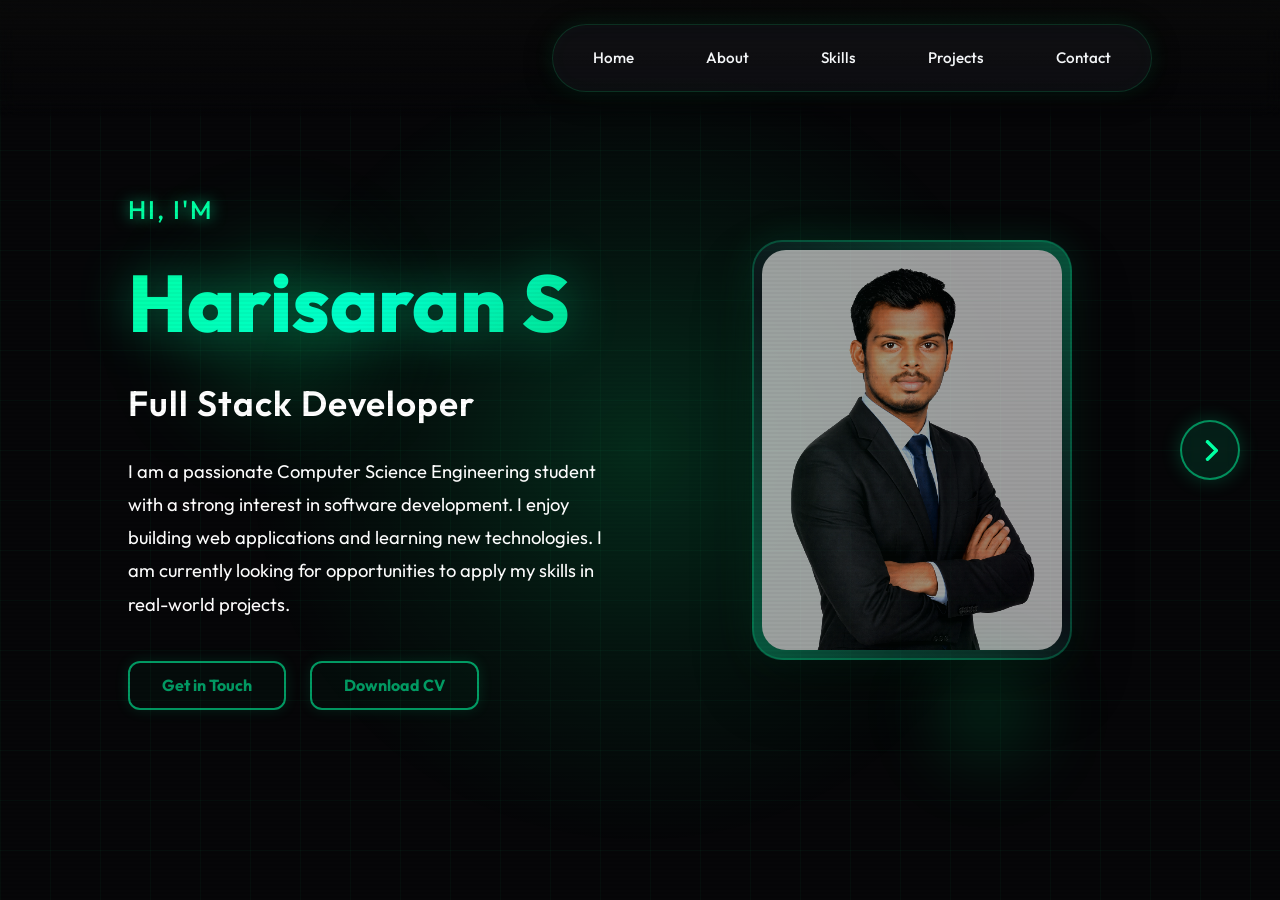
<file: index.html>
<!DOCTYPE html>
<html lang="en">
<head>
    <meta charset="UTF-8">
    <meta name="viewport" content="width=device-width, initial-scale=1.0">
    <link rel="stylesheet" href="style.css">
    <link rel="stylesheet" href="https://cdnjs.cloudflare.com/ajax/libs/font-awesome/6.4.0/css/all.min.css">
    <title>Harisaran S | Portfolio</title>
</head>
<body>
    <!-- Video Background -->
    <video id="video-bg" autoplay muted loop playsinline>
        <source src="https://assets.mixkit.co/videos/22760/22760-4k.mp4" type="video/mp4">
    </video>

    <!-- Floating Particles -->
    <div class="particles">
        <div class="particle"></div>
        <div class="particle"></div>
        <div class="particle"></div>
        <div class="particle"></div>
        <div class="particle"></div>
        <div class="particle"></div>
        <div class="particle"></div>
        <div class="particle"></div>
        <div class="particle"></div>
        <div class="particle"></div>
    </div>

    <header>
        <nav id="container-nav">
            <li><a href="index.html">Home</a></li>
            <li><a href="about.html">About</a></li>
            <li><a href="skills.html">Skills</a></li>
            <li><a href="projects.html">Projects</a></li>
            <li><a href="contact.html">Contact</a></li>
        </nav>
    </header>

    <div class="side-nav">
        <div></div> <!-- Empty div for spacing if no prev -->
        <a href="about.html" class="nav-arrow next" title="Next: About">
            <i class="fa-solid fa-chevron-right"></i>
        </a>
    </div>

    <main id="home" class="hero-section page-transition">
        <div class="container reveal-left">
            <h2>Hi, I'm</h2>
            <h1>Harisaran S</h1>
            <h2>Full Stack Developer</h2>
            <p>I am a passionate Computer Science Engineering student with a strong interest in software development.  
            I enjoy building web applications and learning new technologies.  
            I am currently looking for opportunities to apply my skills in real-world projects.</p>
            <div class="cta-group">
                <a href="contact.html"><button>Get in Touch</button></a>
                <a href="resume.pdf" target="_blank"><button>Download CV</button></a>
            </div>
        </div>

        <div class="image-container reveal-right" style="animation-delay: 0.5s;">
            <div class="id-card">
                <img src="./harisaran.png" alt="Harisaran S Portrait">
            </div>
        </div>
    </main>
</body>
</html>
</file>
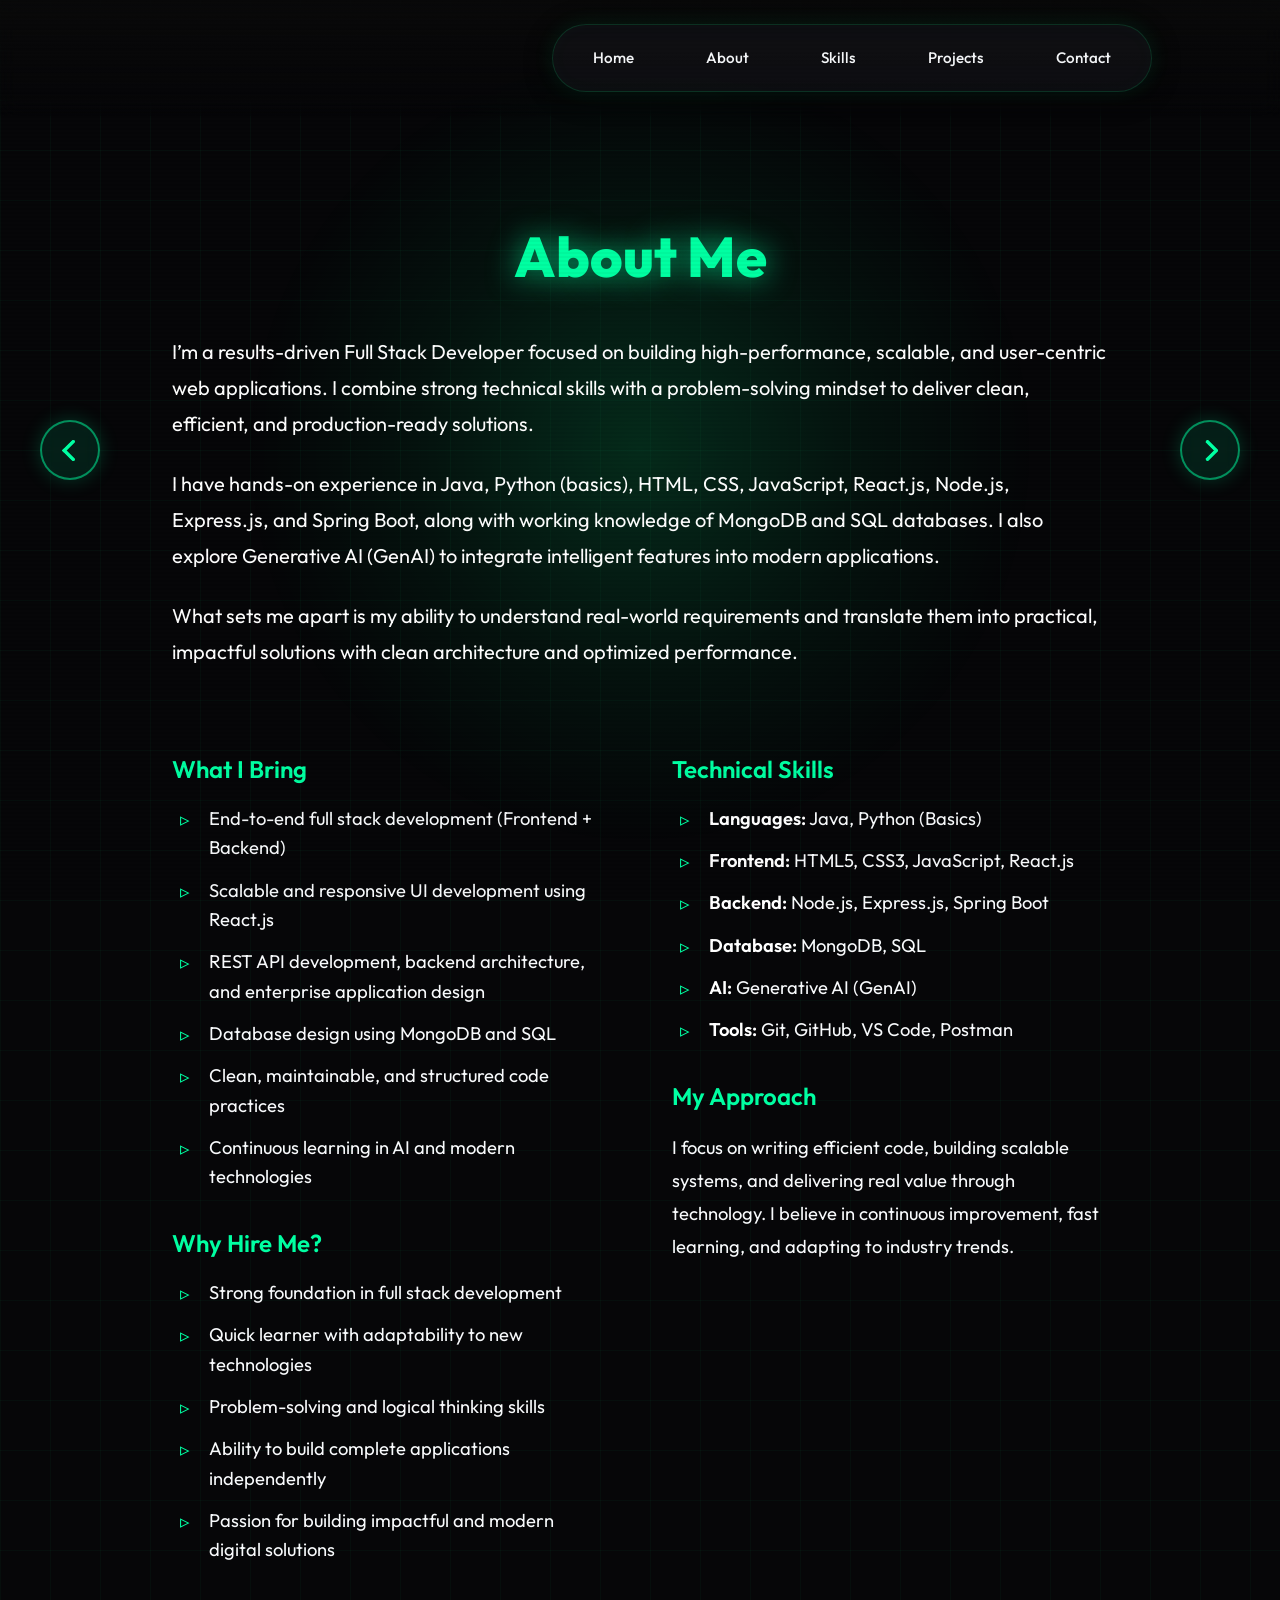
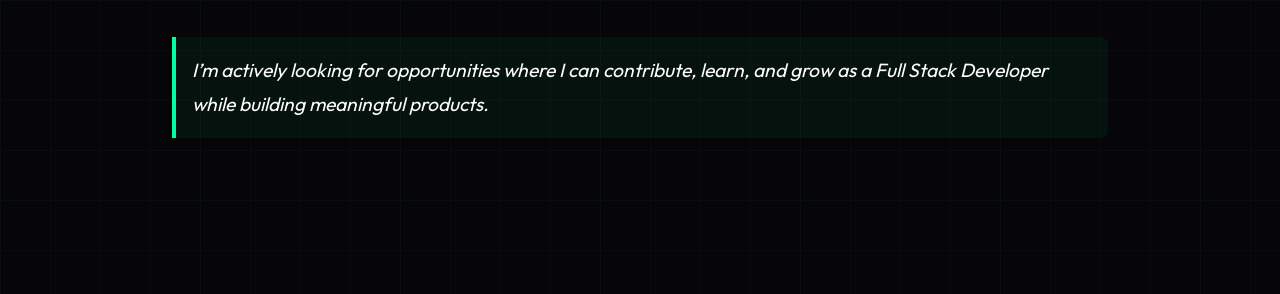
<file: about.html>
<!DOCTYPE html>
<html lang="en">
<head>
    <meta charset="UTF-8">
    <meta name="viewport" content="width=device-width, initial-scale=1.0">
    <link rel="stylesheet" href="style.css">
    <link rel="stylesheet" href="https://cdnjs.cloudflare.com/ajax/libs/font-awesome/6.4.0/css/all.min.css">
    <title>About | Harisaran S</title>
</head>
<body>
    <!-- Video Background -->
    <video id="video-bg" autoplay muted loop playsinline>
        <source src="https://assets.mixkit.co/videos/22760/22760-4k.mp4" type="video/mp4">
    </video>

    <!-- Floating Particles -->
    <div class="particles">
        <div class="particle"></div>
        <div class="particle"></div>
        <div class="particle"></div>
        <div class="particle"></div>
        <div class="particle"></div>
        <div class="particle"></div>
        <div class="particle"></div>
        <div class="particle"></div>
        <div class="particle"></div>
        <div class="particle"></div>
    </div>

    <header>
        <nav id="container-nav">
            <li><a href="index.html">Home</a></li>
            <li><a href="about.html">About</a></li>
            <li><a href="skills.html">Skills</a></li>
            <li><a href="projects.html">Projects</a></li>
            <li><a href="contact.html">Contact</a></li>
        </nav>
    </header>

    <div class="side-nav">
        <a href="index.html" class="nav-arrow prev" title="Previous: Home">
            <i class="fa-solid fa-chevron-left"></i>
        </a>
        <a href="skills.html" class="nav-arrow next" title="Next: Skills">
            <i class="fa-solid fa-chevron-right"></i>
        </a>
    </div>

    <section id="about" class="about-section page-transition">
        <div class="about-container reveal-up">
            <h2>About Me</h2>
            <div class="about-content">
                <div class="about-text">
                    <div class="about-intro">
                        <p>I’m a results-driven Full Stack Developer focused on building high-performance, scalable, and user-centric web applications. I combine strong technical skills with a problem-solving mindset to deliver clean, efficient, and production-ready solutions.</p>
                        <p>I have hands-on experience in Java, Python (basics), HTML, CSS, JavaScript, React.js, Node.js, Express.js, and Spring Boot, along with working knowledge of MongoDB and SQL databases. I also explore Generative AI (GenAI) to integrate intelligent features into modern applications.</p>
                        <p>What sets me apart is my ability to understand real-world requirements and translate them into practical, impactful solutions with clean architecture and optimized performance.</p>
                    </div>

                    <div class="about-grid">
                        <div class="about-column reveal-left" style="animation-delay: 0.6s;">
                            <h3>What I Bring</h3>
                            <ul>
                                <li>End-to-end full stack development (Frontend + Backend)</li>
                                <li>Scalable and responsive UI development using React.js</li>
                                <li>REST API development, backend architecture, and enterprise application design</li>
                                <li>Database design using MongoDB and SQL</li>
                                <li>Clean, maintainable, and structured code practices</li>
                                <li>Continuous learning in AI and modern technologies</li>
                            </ul>

                            <h3>Why Hire Me?</h3>
                            <ul>
                                <li>Strong foundation in full stack development</li>
                                <li>Quick learner with adaptability to new technologies</li>
                                <li>Problem-solving and logical thinking skills</li>
                                <li>Ability to build complete applications independently</li>
                                <li>Passion for building impactful and modern digital solutions</li>
                            </ul>
                        </div>
                        
                        <div class="about-column reveal-right" style="animation-delay: 0.6s;">
                            <h3>Technical Skills</h3>
                            <ul class="skills-list">
                                <li><span class="highlight">Languages:</span> Java, Python (Basics)</li>
                                <li><span class="highlight">Frontend:</span> HTML5, CSS3, JavaScript, React.js</li>
                                <li><span class="highlight">Backend:</span> Node.js, Express.js, Spring Boot</li>
                                <li><span class="highlight">Database:</span> MongoDB, SQL</li>
                                <li><span class="highlight">AI:</span> Generative AI (GenAI)</li>
                                <li><span class="highlight">Tools:</span> Git, GitHub, VS Code, Postman</li>
                            </ul>

                            <h3>My Approach</h3>
                            <p>I focus on writing efficient code, building scalable systems, and delivering real value through technology. I believe in continuous improvement, fast learning, and adapting to industry trends.</p>
                        </div>
                    </div>

                    <p class="final-statement">I’m actively looking for opportunities where I can contribute, learn, and grow as a Full Stack Developer while building meaningful products.</p>
                </div>
            </div>
        </div>
    </section>
</body>
</html>
</file>
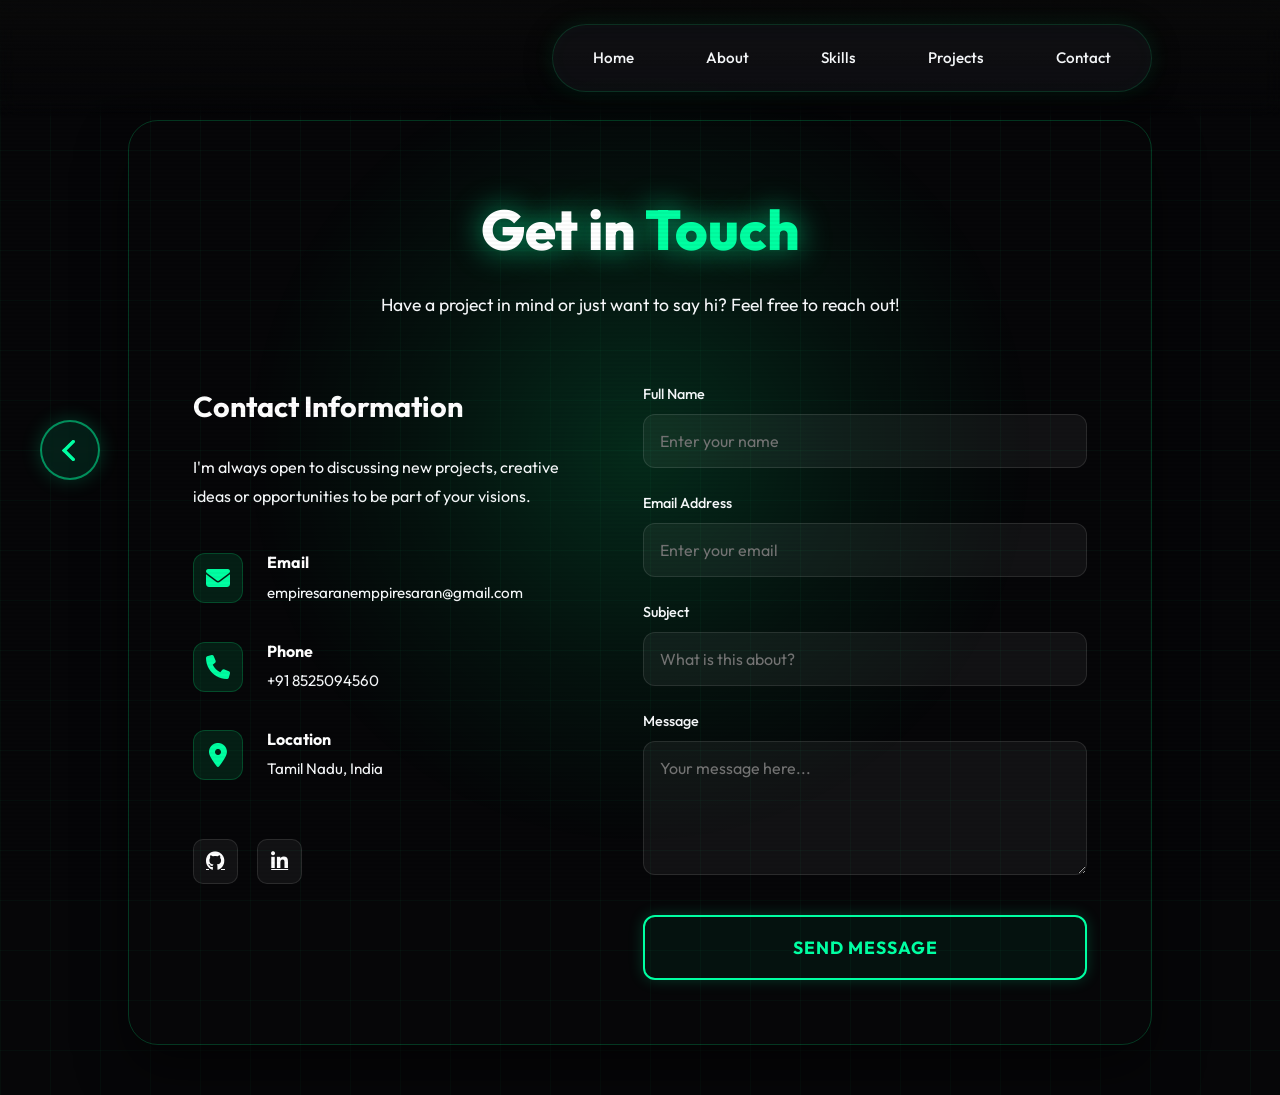
<file: contact.html>
<!DOCTYPE html>
<html lang="en">
<head>
    <meta charset="UTF-8">
    <meta name="viewport" content="width=device-width, initial-scale=1.0">
    <meta name="description" content="Contact Harisaran S - Full Stack Developer">
    <link rel="stylesheet" href="style.css">
    <link rel="stylesheet" href="https://cdnjs.cloudflare.com/ajax/libs/font-awesome/6.4.0/css/all.min.css">
    <title>Contact | Harisaran S</title>
</head>
<body>
    <!-- Video Background -->
    <video id="video-bg" autoplay muted loop playsinline>
        <source src="https://assets.mixkit.co/videos/22760/22760-4k.mp4" type="video/mp4">
    </video>

    <!-- Floating Particles -->
    <div class="particles">
        <div class="particle"></div>
        <div class="particle"></div>
        <div class="particle"></div>
        <div class="particle"></div>
        <div class="particle"></div>
        <div class="particle"></div>
        <div class="particle"></div>
        <div class="particle"></div>
        <div class="particle"></div>
        <div class="particle"></div>
    </div>

    <header>
        <nav id="container-nav">
            <li><a href="index.html">Home</a></li>
            <li><a href="about.html">About</a></li>
            <li><a href="skills.html">Skills</a></li>
            <li><a href="projects.html">Projects</a></li>
            <li><a href="contact.html">Contact</a></li>
        </nav>
    </header>

    <div class="side-nav">
        <a href="projects.html" class="nav-arrow prev" title="Previous: Projects">
            <i class="fa-solid fa-chevron-left"></i>
        </a>
        <div></div> <!-- Empty div for spacing if no next -->
    </div>

    <section class="contact-section page-transition">
        <div class="contact-container reveal-up">
            <h2>Get in <span>Touch</span></h2>
            <p class="contact-subtitle">Have a project in mind or just want to say hi? Feel free to reach out!</p>
            
            <div class="contact-grid">
                <div class="contact-info reveal-left" style="animation-delay: 0.6s;">
                    <h3>Contact Information</h3>
                    <p>I'm always open to discussing new projects, creative ideas or opportunities to be part of your visions.</p>
                    
                    <div class="contact-details">
                        <div class="detail-item">
                            <i class="fas fa-envelope"></i>
                            <div>
                                <h4>Email</h4>
                                <p>empiresaranemppiresaran@gmail.com</p>
                            </div>
                        </div>
                        <div class="detail-item">
                            <i class="fas fa-phone"></i>
                            <div>
                                <h4>Phone</h4>
                                <p>+91 8525094560</p>
                            </div>
                        </div>
                        <div class="detail-item">
                            <i class="fas fa-location-dot"></i>
                            <div>
                                <h4>Location</h4>
                                <p>Tamil Nadu, India</p>
                            </div>
                        </div>
                    </div>

                    <div class="social-links">
                        <a href="https://github.com/Harisaran07" target="_blank" class="social-item">
                            <i class="fab fa-github"></i>
                        </a>
                        <a href="https://www.linkedin.com/in/harisaran-s-aaa03933b" target="_blank" class="social-item">
                            <i class="fab fa-linkedin-in"></i>
                        </a>
                    </div>
                </div>

                <div class="contact-form-container reveal-right" style="animation-delay: 0.6s;">
                    <form class="contact-form">
                        <div class="form-group">
                            <label for="name">Full Name</label>
                            <input type="text" id="name" placeholder="Enter your name" required>
                        </div>
                        <div class="form-group">
                            <label for="email">Email Address</label>
                            <input type="email" id="email" placeholder="Enter your email" required>
                        </div>
                        <div class="form-group">
                            <label for="subject">Subject</label>
                            <input type="text" id="subject" placeholder="What is this about?" required>
                        </div>
                        <div class="form-group">
                            <label for="message">Message</label>
                            <textarea id="message" rows="5" placeholder="Your message here..." required></textarea>
                        </div>
                        <button type="submit" class="submit-btn">Send Message</button>
                    </form>
                </div>
            </div>
        </div>
    </section>
</body>
</html>
</file>
<file: style.css>
@import url('https://fonts.googleapis.com/css2?family=Outfit:wght@300;400;600;700&display=swap');

:root {
    --primary-color: #00ffa2;
    --primary-glow: #00ffcc;
    --secondary-color: #00dd88;
    --bg-dark: #060608;
    --bg-darker: #020204;
    --card-bg: rgba(25, 30, 45, 0.9);
    --text-main: #ffffff;
    --text-dim: #f8fafc;
    --text-brighter: #ffffff;
    --accent-gradient: linear-gradient(135deg, #00ffa2 0%, #00dd88 100%);
    --glow-primary: rgba(0, 255, 162, 0.7);
    --glow-strong: rgba(0, 255, 162, 1);
}

html {
    scroll-behavior: smooth;
}

* {
    margin: 0;
    padding: 0;
    box-sizing: border-box;
}

body {
    background-color: var(--bg-dark);
    color: var(--text-main);
    font-family: 'Outfit', sans-serif;
    line-height: 1.6;
    overflow-x: hidden;
    min-height: 100vh;
}

/* Video Background */
body::before {
    content: '';
    position: fixed;
    top: 0;
    left: 0;
    width: 100%;
    height: 100%;
background: radial-gradient(circle at center, transparent 0%, rgba(5, 5, 5, 0.4) 100%);
    pointer-events: none;
    z-index: -2;
}

#video-bg {
    position: fixed;
    top: 0;
    left: 0;
    width: 100%;
    height: 100%;
    object-fit: cover;
    z-index: -3;
    filter: brightness(0.6) contrast(1.1);
}

/* Floating Particles - Enhanced */
.particles {
    position: fixed;
    top: 0;
    left: 0;
    width: 100%;
    height: 100%;
    pointer-events: none;
    z-index: -1;
    overflow: hidden;
}

.particle {
    position: absolute;
    width: 4px;
    height: 4px;
    background: var(--primary-color);
    border-radius: 50%;
    box-shadow: 
        0 0 8px var(--primary-color),
        0 0 16px var(--primary-color),
        0 0 24px var(--glow-primary),
        0 0 40px var(--primary-color);
    animation: particleFloat 15s infinite linear, particleGlow 2s ease-in-out infinite;
    opacity: 0;
}

.particle::after {
    content: '';
    position: absolute;
    width: 100%;
    height: 100%;
    background: var(--primary-color);
    border-radius: 50%;
    filter: blur(4px);
    opacity: 0.5;
}

@keyframes particleFloat {
    0% { transform: translateY(100vh) translateX(0) scale(0); opacity: 0; }
    10% { opacity: 0.8; transform: translateY(90vh) translateX(10px) scale(1); }
    90% { opacity: 0.6; }
    100% { transform: translateY(-10vh) translateX(-20px) scale(0.5); opacity: 0; }
}

@keyframes particleGlow {
    0%, 100% { box-shadow: 0 0 8px var(--primary-color), 0 0 16px var(--primary-color), 0 0 24px var(--glow-primary); }
    50% { box-shadow: 0 0 12px var(--primary-color), 0 0 24px var(--primary-color), 0 0 40px var(--glow-strong); }
}

.particle:nth-child(1) { left: 10%; animation: particleFloat 8s infinite linear; animation-delay: 0s; }
.particle:nth-child(2) { left: 20%; animation: particleFloat 10s infinite linear; animation-delay: 1s; }
.particle:nth-child(3) { left: 35%; animation: particleFloat 12s infinite linear; animation-delay: 2s; }
.particle:nth-child(4) { left: 45%; animation: particleFloat 9s infinite linear; animation-delay: 0.5s; }
.particle:nth-child(5) { left: 55%; animation: particleFloat 11s infinite linear; animation-delay: 1.5s; }
.particle:nth-child(6) { left: 65%; animation: particleFloat 13s infinite linear; animation-delay: 2.5s; }
.particle:nth-child(7) { left: 75%; animation: particleFloat 8s infinite linear; animation-delay: 0.8s; }
.particle:nth-child(8) { left: 85%; animation: particleFloat 10s infinite linear; animation-delay: 1.8s; }
.particle:nth-child(9) { left: 90%; animation: particleFloat 12s infinite linear; animation-delay: 3s; }
.particle:nth-child(10) { left: 15%; animation: particleFloat 9s infinite linear; animation-delay: 4s; }

@keyframes float1 {
    0%, 100% { top: 100%; transform: translateX(0); }
    50% { top: -10%; transform: translateX(30px); }
}

@keyframes float2 {
    0%, 100% { top: 100%; transform: translateX(0); }
    50% { top: -10%; transform: translateX(-20px); }
}

@keyframes float3 {
    0%, 100% { top: 100%; transform: translateX(0); }
    50% { top: -10%; transform: translateX(15px); }
}

@keyframes fadeIn {
    to { opacity: 0.6; }
}

/* Ambient Glow - Enhanced Multi-Layer */
body::after {
    content: '';
    position: fixed;
    top: 50%;
    left: 50%;
    width: 800px;
    height: 800px;
    background: radial-gradient(circle, rgba(0, 255, 136, 0.15) 0%, rgba(0, 255, 136, 0.05) 40%, transparent 70%);
    transform: translate(-50%, -50%);
    pointer-events: none;
    z-index: -1;
    animation: ambientPulse 4s ease-in-out infinite;
}

body::before {
    content: '';
    position: fixed;
    top: 0;
    left: 0;
    width: 100%;
    height: 100%;
    background: 
        radial-gradient(ellipse at 20% 80%, rgba(0, 255, 136, 0.08) 0%, transparent 50%),
        radial-gradient(ellipse at 80% 20%, rgba(0, 255, 136, 0.06) 0%, transparent 50%);
    pointer-events: none;
    z-index: -1;
}

/* Hero Section Enhanced Lighting */
.hero-section::before {
    content: '';
    position: absolute;
    top: 20%;
    left: 10%;
    width: 300px;
    height: 300px;
    background: radial-gradient(circle, rgba(0, 255, 136, 0.2) 0%, transparent 60%);
    filter: blur(40px);
    pointer-events: none;
    animation: heroGlow 5s ease-in-out infinite alternate;
}

.hero-section::after {
    content: '';
    position: absolute;
    bottom: 10%;
    right: 15%;
    width: 200px;
    height: 200px;
    background: radial-gradient(circle, rgba(0, 255, 136, 0.15) 0%, transparent 60%);
    filter: blur(30px);
    pointer-events: none;
    animation: heroGlow 4s ease-in-out infinite alternate-reverse;
}

@keyframes ambientPulse {
    0%, 100% { opacity: 0.6; transform: translate(-50%, -50%) scale(1); }
    50% { opacity: 1; transform: translate(-50%, -50%) scale(1.15); }
}

@keyframes heroGlow {
    0% { opacity: 0.5; transform: scale(1); }
    100% { opacity: 1; transform: scale(1.2); }
}

/* Grid Pattern Overlay */
body {
    background-image: 
        linear-gradient(rgba(0, 255, 136, 0.03) 1px, transparent 1px),
        linear-gradient(90deg, rgba(0, 255, 136, 0.03) 1px, transparent 1px);
    background-size: 50px 50px;
}

/* Scan Lines Effect */
body::before {
    content: '';
    position: fixed;
    top: 0;
    left: 0;
    width: 100%;
    height: 100%;
    background: repeating-linear-gradient(
        0deg,
        transparent,
        transparent 2px,
        rgba(0, 0, 0, 0.03) 2px,
        rgba(0, 0, 0, 0.03) 4px
    );
    pointer-events: none;
    z-index: 1000;
}

header {
    padding: 1.5rem 10%;
    display: flex;
    justify-content: flex-end;
    align-items: center;
    position: fixed;
    width: 100%;
    z-index: 100;
    background: linear-gradient(to bottom, rgba(10,10,10,0.9), transparent);
    backdrop-filter: blur(10px);
    -webkit-backdrop-filter: blur(10px);
}

/* Modern Navbar */
nav#container-nav {
    display: flex;
    gap: 2.5rem;
    list-style: none;
    padding: 0.8rem 1.5rem;
    background: rgba(20, 20, 25, 0.6);
    border-radius: 50px;
    border: 1px solid rgba(0, 255, 136, 0.15);
    box-shadow: 
        0 4px 30px rgba(0, 0, 0, 0.3),
        0 0 20px rgba(0, 255, 136, 0.1),
        inset 0 0 20px rgba(0, 255, 136, 0.02);
}

nav#container-nav a {
    text-decoration: none;
    color: inherit;
    display: inline-block;
    width: 100%;
    height: 100%;
    padding: 0.5rem 1rem;
    box-sizing: border-box;
    position: relative;
    z-index: 1;
}

nav#container-nav li {
    font-weight: 500;
    cursor: pointer;
    transition: all 0.3s ease;
    font-size: 0.95rem;
    color: var(--text-dim);
    position: relative;
    border-radius: 25px;
}

nav#container-nav li::after {
    content: '';
    position: absolute;
    bottom: 0;
    left: 50%;
    width: 0;
    height: 2px;
    background: var(--primary-color);
    transition: all 0.3s ease;
    box-shadow: 
        0 0 10px var(--primary-color),
        0 0 20px var(--primary-color),
        0 0 30px var(--glow-primary);
    transform: translateX(-50%);
}

nav#container-nav li::before {
    content: '';
    position: absolute;
    inset: 0;
    border-radius: 25px;
    background: rgba(0, 255, 136, 0.1);
    opacity: 0;
    transition: opacity 0.3s ease;
    box-shadow: 0 0 15px rgba(0, 255, 136, 0.2);
}

nav#container-nav li:hover {
    color: var(--primary-color);
    text-shadow: 
        0 0 10px var(--primary-color),
        0 0 20px var(--primary-color);
}

nav#container-nav li:hover::before {
    opacity: 1;
}

nav#container-nav li:hover::after {
    width: 60%;
}

.hero-section {
    display: flex;
    align-items: center;
    justify-content: center;
    min-height: 100vh;
    padding: 0 10%;
    gap: 4rem;
}

.container {
    flex: 1;
    max-width: 600px;
    opacity: 0;
    animation: slideUp 0.8s ease forwards;
    animation-delay: 0.2s;
}

@keyframes slideUp {
    from { opacity: 0; transform: translateY(30px); }
    to { opacity: 1; transform: translateY(0); }
}

@keyframes slideLeft {
    from { opacity: 0; transform: translateX(-30px); }
    to { opacity: 1; transform: translateX(0); }
}

@keyframes slideRight {
    from { opacity: 0; transform: translateX(30px); }
    to { opacity: 1; transform: translateX(0); }
}

@keyframes pageFlipIn {
    0% {
        transform: perspective(2000px) rotateY(-90deg);
        opacity: 0;
        transform-origin: left;
    }
    100% {
        transform: perspective(2000px) rotateY(0deg);
        opacity: 1;
        transform-origin: left;
    }
}

.page-transition {
    animation: pageFlipIn 0.8s cubic-bezier(0.4, 0, 0.2, 1) forwards;
    backface-visibility: hidden;
    transform-style: preserve-3d;
}

.reveal-up, .reveal-left, .reveal-right {
    opacity: 0;
}

.reveal-up {
    animation: slideUp 0.6s ease forwards;
    animation-delay: 0.4s;
}

.reveal-left {
    animation: slideLeft 0.6s ease forwards;
    animation-delay: 0.4s;
}

.reveal-right {
    animation: slideRight 0.6s ease forwards;
    animation-delay: 0.5s;
}

.container h2:first-of-type {
    font-size: 1.6rem;
    color: var(--primary-color);
    margin-bottom: 0.5rem;
    font-weight: 500;
    text-transform: uppercase;
    letter-spacing: 2px;
    text-shadow: 0 0 15px var(--glow-primary);
}

.container h1 {
    font-size: 5rem;
    font-weight: 800;
    margin-bottom: 0.5rem;
    background: linear-gradient(135deg, #00ffa2 0%, #00ffcc 50%, #00dd88 100%);
    -webkit-background-clip: text;
    -webkit-text-fill-color: transparent;
    filter: drop-shadow(0 0 25px rgba(0, 255, 162, 0.4));
    animation: glow 3s ease-in-out infinite;
}

@keyframes glow {
    0%, 100% { filter: drop-shadow(0 0 20px rgba(0, 255, 162, 0.3)); }
    50% { filter: drop-shadow(0 0 40px rgba(0, 255, 162, 0.6)); }
}

.container h2:last-of-type {
    font-size: 2.2rem;
    color: var(--text-brighter);
    margin-bottom: 1.5rem;
    font-weight: 600;
    letter-spacing: 1px;
}

.container p {
    color: var(--text-brighter);
    font-size: 1.15rem;
    margin-bottom: 2.5rem;
    line-height: 1.8;
    max-width: 600px;
}

.cta-group {
    display: flex;
    gap: 1.5rem;
    opacity: 0;
    animation: fadeIn 0.5s ease forwards;
    animation-delay: 1.3s;
}

button {
    padding: 0.8rem 2rem;
    font-size: 1rem;
    font-weight: 600;
    border-radius: 12px;
    cursor: pointer;
    transition: all 0.3s cubic-bezier(0.4, 0, 0.2, 1);
    font-family: inherit;
    position: relative;
    overflow: hidden;
}

button::before {
    content: '';
    position: absolute;
    top: 50%;
    left: 50%;
    width: 0;
    height: 0;
    background: rgba(255, 255, 255, 0.3);
    border-radius: 50%;
    transform: translate(-50%, -50%);
    transition: width 0.4s ease, height 0.4s ease;
}

button:hover::before {
    width: 300px;
    height: 300px;
}

button:first-of-type {
    background: var(--accent-gradient);
    color: var(--bg-dark);
    border: none;
    font-weight: 700;
    box-shadow: 0 0 20px rgba(0, 255, 162, 0.4);
}

button:last-of-type {
    background: rgba(0, 255, 162, 0.05);
    color: var(--primary-color);
    border: 2px solid var(--primary-color);
    font-weight: 700;
    box-shadow: 0 0 15px rgba(0, 255, 162, 0.2);
}

button:hover {
    transform: translateY(-5px) scale(1.05);
    box-shadow: 0 10px 30px rgba(0, 255, 162, 0.6);
}

button:first-of-type:hover {
    background: #ffffff;
    color: var(--bg-dark);
}

button:last-of-type:hover {
    background: var(--primary-color);
    color: var(--bg-dark);
}

button:active {
    transform: translateY(-2px) scale(0.98);
}

.image-container {
    flex: 1;
    display: flex;
    justify-content: center;
    align-items: center;
    perspective: 1000px;
    opacity: 0;
    animation: fadeIn 0.8s ease forwards;
    animation-delay: 0.8s;
}

.id-card {
    width: 320px;
    height: 420px;
    background: rgba(20, 25, 35, 0.9);
    backdrop-filter: blur(20px);
    border-radius: 30px;
    padding: 8px;
    border: 2px solid rgba(0, 255, 162, 0.4);
    transform-style: preserve-3d;
    position: relative;
    transition: all 0.5s cubic-bezier(0.4, 0, 0.2, 1);
    box-shadow: 
        0 30px 60px rgba(0, 0, 0, 0.6),
        0 0 40px rgba(0, 255, 162, 0.2);
    animation: cardFloat 4s ease-in-out infinite;
}

@keyframes cardFloat {
    0%, 100% { transform: translateY(0) rotateY(0deg); }
    50% { transform: translateY(-10px) rotateY(2deg); }
}

.id-card:hover {
    transform: translateY(-15px) rotateY(5deg) rotateX(5deg);
    box-shadow: 
        0 35px 60px -15px rgba(0, 0, 0, 0.6),
        0 0 50px rgba(0, 255, 136, 0.4);
}

.id-card img {
    width: 100%;
    height: 100%;
    object-fit: cover;
    border-radius: 24px;
    filter: brightness(1.2) contrast(1.1);
    transition: all 0.5s ease;
}

.id-card:hover img {
    filter: brightness(1.3) contrast(1.2);
}

.id-card::before {
    content: '';
    position: absolute;
    inset: -2px;
    border-radius: 32px;
    background: linear-gradient(45deg, var(--primary-color), transparent, var(--primary-color));
    z-index: -1;
    animation: borderGlow 3s linear infinite;
    opacity: 0.5;
}

@keyframes borderGlow {
    0% { opacity: 0.3; }
    50% { opacity: 0.8; }
    100% { opacity: 0.3; }
}

/* About Section */
.about-section {
    min-height: 100vh;
    padding: 100px 10%;
    display: flex;
    align-items: center;
    justify-content: center;
    position: relative;
    z-index: 1;
}

.about-container {
    padding: 2rem;
    background: transparent;
    backdrop-filter: blur(10px);
    max-width: 1000px;
    width: 100%;
    margin-top: 5rem;
}

.about-container h2 {
    font-size: 3.5rem;
    color: var(--primary-color);
    margin-bottom: 2rem;
    text-align: center;
    font-weight: 800;
    text-shadow: 0 0 30px var(--glow-primary);
}

.about-text p {
    color: var(--text-dim);
    font-size: 1.15rem;
    margin-bottom: 1.5rem;
    line-height: 1.8;
}

.about-intro {
    text-align: left;
    margin-bottom: 3rem;
}

.about-intro p {
    font-size: 1.25rem;
    color: var(--text-brighter);
}

.about-grid {
    display: grid;
    grid-template-columns: 1fr 1fr;
    gap: 4rem;
    margin-bottom: 3rem;
}

.about-text h3 {
    color: var(--primary-color);
    font-size: 1.5rem;
    margin-top: 2rem;
    margin-bottom: 1rem;
    font-weight: 600;
}

.about-text ul {
    list-style-type: none;
    margin-bottom: 1.5rem;
    padding-left: 0.5rem;
}

.about-text li {
    color: var(--text-dim);
    font-size: 1.15rem;
    margin-bottom: 0.8rem;
    position: relative;
    padding-left: 1.8rem;
    line-height: 1.6;
}

.about-text li::before {
    content: '▹';
    position: absolute;
    left: 0;
    color: var(--primary-color);
    font-size: 1.2rem;
}

.about-text .highlight {
    color: var(--text-brighter);
    font-weight: 600;
}

.about-text .final-statement {
    margin-top: 2.5rem;
    font-size: 1.2rem;
    color: var(--text-brighter);
    font-style: italic;
    border-left: 4px solid var(--primary-color);
    padding-left: 1rem;
    background: rgba(0, 255, 136, 0.05);
    padding: 1rem;
    border-radius: 0 8px 8px 0;
}

/* Skills Section */
.skills-section {
    min-height: 100vh;
    padding: 100px 10%;
    display: flex;
    align-items: center;
    justify-content: center;
    position: relative;
    z-index: 1;
}

.skills-container {
    padding: 2rem;
    max-width: 1200px;
    width: 100%;
    margin-top: 5rem;
}

.skills-container h2 {
    font-size: 3.5rem;
    color: var(--primary-color);
    margin-bottom: 3rem;
    text-align: center;
    font-weight: 800;
    text-shadow: 0 0 30px var(--glow-primary);
}

/* Skills Progress Bars Layout */
.skills-layout {
    display: flex;
    justify-content: space-between;
    gap: 4rem;
    margin-bottom: 5rem;
}

.skills-column {
    flex: 1;
    padding: 1rem 0;
}

.column-title {
    font-size: 1.8rem;
    color: var(--text-main);
    margin-bottom: 2rem;
    text-align: left;
}

.skill-box {
    margin-bottom: 2rem;
}

.skill-box:last-child {
    margin-bottom: 0;
}

.skill-info {
    display: flex;
    justify-content: space-between;
    margin-bottom: 0.8rem;
}

.skill-name {
    font-size: 1.1rem;
    font-weight: 600;
    color: var(--text-brighter);
}

.skill-percent {
    font-size: 1.1rem;
    font-weight: 600;
    color: var(--text-dim);
}

.skill-bar {
    width: 100%;
    height: 10px;
    background: rgba(255, 255, 255, 0.1);
    border-radius: 10px;
    position: relative;
    overflow: hidden;
    border: 1px solid rgba(0, 255, 136, 0.1);
}

.skill-progress {
    position: absolute;
    top: 0;
    left: 0;
    height: 100%;
    background: var(--primary-color);
    border-radius: 10px;
    box-shadow: 0 0 10px var(--primary-color);
    transition: width 1.5s ease-in-out;
}

/* Tools Section */
.tools-section {
    text-align: center;
    margin-top: 4rem;
}

.tools-section h2 {
    font-size: 2.5rem;
    color: var(--primary-color);
    margin-bottom: 3rem;
}

.tools-grid {
    display: flex;
    justify-content: center;
    gap: 4rem;
    flex-wrap: wrap;
}

.tool-item {
    display: flex;
    flex-direction: column;
    align-items: center;
    gap: 1rem;
    transition: transform 0.3s ease;
}

.tool-item i {
    font-size: 4rem;
    filter: drop-shadow(0 0 10px rgba(0, 255, 136, 0.2));
}

.tool-item img {
    filter: drop-shadow(0 0 10px rgba(0, 255, 136, 0.2));
}

.tool-item span {
    font-size: 1.1rem;
    color: var(--text-dim);
    font-weight: 500;
}

.tool-item:hover {
    transform: translateY(-10px);
}

.tool-item:hover i, .tool-item:hover img {
    filter: drop-shadow(0 0 20px var(--primary-color));
}

.tool-item:hover span {
    color: var(--primary-color);
}

/* Projects Section */
.projects-section {
    min-height: 100vh;
    padding: 100px 10%;
    display: flex;
    align-items: center;
    justify-content: center;
    position: relative;
    z-index: 1;
}

.projects-container {
    max-width: 1200px;
    width: 100%;
    margin-top: 5rem;
}

.projects-container h2 {
    font-size: 3rem;
    color: var(--text-main);
    margin-bottom: 1rem;
    text-align: center;
    font-weight: 700;
}

.projects-container h2 span {
    color: var(--primary-color);
}

.projects-subtitle {
    text-align: center;
    color: var(--text-dim);
    font-size: 1.1rem;
    margin-bottom: 3rem;
}

.projects-grid {
    display: grid;
    grid-template-columns: repeat(auto-fit, minmax(320px, 1fr));
    gap: 2.5rem;
    align-items: stretch;
}

.project-card {
    background: transparent;
    backdrop-filter: blur(10px);
    border-radius: 24px;
    padding: 2.2rem;
    border: 2px solid rgba(0, 255, 162, 0.4);
    transition: all 0.4s cubic-bezier(0.4, 0, 0.2, 1);
    display: flex;
    flex-direction: column;
    height: 100%;
    position: relative;
    overflow: hidden;
    box-shadow: 0 10px 30px rgba(0, 0, 0, 0.4);
}

.project-card:hover {
    transform: translateY(-10px);
    box-shadow: 
        0 25px 50px rgba(0, 0, 0, 0.6),
        0 0 50px rgba(0, 255, 162, 0.5);
    border-color: var(--primary-color);
}

.project-image {
    width: 100%;
    height: 200px;
    object-fit: cover;
    border-radius: 16px;
    margin: 1rem 0;
    border: 1px solid rgba(0, 255, 162, 0.3);
    filter: brightness(1.1) contrast(1.1);
    transition: all 0.5s ease;
}

.project-card:hover .project-image {
    transform: scale(1.03);
}

.project-card h3 {
    font-size: 1.5rem;
    color: var(--text-main);
    font-weight: 700;
    margin-bottom: 0.2rem;
}

.project-card p {
    color: var(--text-dim);
    font-size: 0.95rem;
    line-height: 1.6;
    margin-bottom: 1rem;
    text-align: center;
}

/* Ensure consistent spacing without excessive gaps */
.project-card > p:last-of-type {
    margin-bottom: 0.5rem;
}

.project-tags {
    display: flex;
    flex-wrap: wrap;
    gap: 0.5rem;
    margin-top: 1rem;
    padding-top: 1rem;
    border-top: 1px solid rgba(255, 255, 255, 0.05);
}

.project-tag {
    background: rgba(0, 255, 136, 0.05);
    color: var(--primary-color);
    padding: 0.3rem 0.8rem;
    border-radius: 50px;
    font-size: 0.8rem;
    font-weight: 500;
    border: 1px solid rgba(0, 255, 136, 0.15);
}

.project-links {
    display: flex;
    gap: 1rem;
    margin-top: auto;
    padding-top: 1.5rem;
}

.project-link {
    width: 100%;
    justify-content: center;
    display: inline-flex;
    align-items: center;
    gap: 0.6rem;
    padding: 0.8rem 1.5rem;
    border-radius: 12px;
    font-size: 1rem;
    font-weight: 700;
    text-decoration: none;
    transition: all 0.3s ease;
    border: 2px solid var(--primary-color);
    color: var(--primary-color);
    background: rgba(0, 255, 162, 0.05);
    box-shadow: 0 0 15px rgba(0, 255, 162, 0.1);
}

.project-link:hover {
    background: var(--primary-color);
    color: var(--bg-dark);
    box-shadow: 0 0 15px var(--primary-glow);
}

.placeholder-card {
    text-align: center;
    padding: 4rem 2rem;
    grid-column: 1 / -1;
}

.placeholder-icon {
    font-size: 4rem;
    margin-bottom: 1rem;
}

.project-header {
    display: flex;
    align-items: center;
    justify-content: center;
    gap: 0.8rem;
    width: 100%;
}

.project-emoji {
    font-size: 2rem;
}

.project-tagline {
    color: var(--primary-color) !important;
    font-size: 0.95rem !important;
    font-weight: 600;
    margin-top: -0.2rem;
    text-align: center;
    width: 100%;
}

.project-highlights {
    display: grid;
    grid-template-columns: repeat(2, 1fr);
    gap: 0.6rem;
    margin: 1rem 0;
}

.highlight-item {
    font-size: 0.75rem;
    color: var(--text-dim);
    background: rgba(0, 255, 136, 0.03);
    padding: 0.4rem 0.6rem;
    border-radius: 8px;
    border: 1px solid rgba(0, 255, 136, 0.1);
    display: flex;
    align-items: center;
    gap: 0.4rem;
    white-space: nowrap;
    overflow: hidden;
    text-overflow: ellipsis;
}

@media (max-width: 968px) {
    .skills-layout {
        flex-direction: column;
        gap: 2rem;
    }
    .tools-grid {
        gap: 2rem;
    }
    .hero-section {
        flex-direction: column-reverse;
        text-align: center;
        padding-top: 120px;
        gap: 2rem;
    }
    header {
        justify-content: center;
    }
    .container h1 {
        font-size: 3rem;
    }
    .about-grid {
        grid-template-columns: 1fr;
        gap: 2rem;
    }
}

/* Contact Page Styles */
.contact-section {
    min-height: 100vh;
    padding: 120px 10% 50px;
    display: flex;
    align-items: center;
    justify-content: center;
    position: relative;
    z-index: 1;
}

.contact-container {
    max-width: 1100px;
    width: 100%;
    background: transparent;
    backdrop-filter: blur(10px);
    padding: 4rem;
    border-radius: 30px;
    border: 1px solid rgba(0, 255, 136, 0.2);
    box-shadow: 0 25px 50px rgba(0, 0, 0, 0.5);
}

.contact-container h2 {
    font-size: 3.5rem;
    margin-bottom: 1rem;
    text-align: center;
    font-weight: 800;
    text-shadow: 0 0 30px var(--glow-primary);
}

.contact-container h2 span {
    color: var(--primary-color);
}

.contact-subtitle {
    text-align: center;
    color: var(--text-dim);
    margin-bottom: 4rem;
    font-size: 1.1rem;
}

.contact-grid {
    display: grid;
    grid-template-columns: 1fr 1.2fr;
    gap: 5rem;
}

.contact-info h3 {
    font-size: 1.8rem;
    color: var(--text-main);
    margin-bottom: 1.5rem;
}

.contact-info p {
    color: var(--text-dim);
    margin-bottom: 2.5rem;
    line-height: 1.8;
}

.contact-details {
    display: flex;
    flex-direction: column;
    gap: 2rem;
}

.detail-item {
    display: flex;
    align-items: center;
    gap: 1.5rem;
}

.detail-item i {
    width: 50px;
    height: 50px;
    background: rgba(0, 255, 136, 0.1);
    border-radius: 12px;
    display: flex;
    align-items: center;
    justify-content: center;
    font-size: 1.5rem;
    color: var(--primary-color);
    border: 1px solid rgba(0, 255, 136, 0.2);
}

.detail-item h4 {
    font-size: 1rem;
    color: var(--text-main);
    margin-bottom: 0.2rem;
}

.detail-item p {
    margin-bottom: 0;
    font-size: 0.95rem;
}

.social-links {
    display: flex;
    gap: 1.2rem;
    margin-top: 3.5rem;
}

.social-item {
    width: 45px;
    height: 45px;
    background: rgba(255, 255, 255, 0.05);
    border-radius: 10px;
    display: flex;
    align-items: center;
    justify-content: center;
    color: var(--text-main);
    font-size: 1.2rem;
    transition: all 0.3s ease;
    border: 1px solid rgba(255, 255, 255, 0.1);
}

.social-item:hover {
    background: var(--primary-color);
    color: var(--bg-dark);
    transform: translateY(-5px);
    box-shadow: 0 10px 20px rgba(0, 255, 136, 0.3);
}

.contact-form {
    display: flex;
    flex-direction: column;
    gap: 1.5rem;
}

.form-group {
    display: flex;
    flex-direction: column;
    gap: 0.5rem;
}

.form-group label {
    font-size: 0.9rem;
    color: var(--text-dim);
    font-weight: 500;
}

.form-group input, .form-group textarea {
    padding: 1rem;
    background: rgba(255, 255, 255, 0.05);
    border: 1px solid rgba(255, 255, 255, 0.1);
    border-radius: 12px;
    color: white;
    font-family: inherit;
    font-size: 1rem;
    transition: all 0.3s ease;
}

.form-group input:focus, .form-group textarea:focus {
    border-color: var(--primary-color);
    outline: none;
    background: rgba(0, 255, 136, 0.02);
}

.submit-btn {
    margin-top: 1rem;
    background: var(--accent-gradient);
    color: var(--bg-dark);
    border: none;
    padding: 1.2rem;
    border-radius: 12px;
    font-size: 1.1rem;
    font-weight: 800;
    cursor: pointer;
    transition: all 0.3s ease;
    box-shadow: 0 0 20px rgba(0, 255, 162, 0.4);
    text-transform: uppercase;
    letter-spacing: 1px;
}

.submit-btn:hover {
    transform: translateY(-3px) scale(1.02);
    background: #ffffff;
    box-shadow: 0 0 30px rgba(0, 255, 162, 0.6);
}

/* Side Navigation Arrows */
.side-nav {
    position: fixed;
    top: 50%;
    transform: translateY(-50%);
    width: 100%;
    display: flex;
    justify-content: space-between;
    padding: 0 40px;
    pointer-events: none;
    z-index: 9999;
}

.nav-arrow {
    width: 60px;
    height: 60px;
    background: rgba(0, 255, 162, 0.1);
    backdrop-filter: blur(10px);
    border: 2px solid rgba(0, 255, 162, 0.5);
    border-radius: 50%;
    display: flex;
    align-items: center;
    justify-content: center;
    color: var(--primary-color);
    font-size: 1.5rem;
    text-decoration: none;
    pointer-events: auto;
    transition: all 0.3s cubic-bezier(0.4, 0, 0.2, 1);
    box-shadow: 0 0 20px rgba(0, 255, 162, 0.2);
}

/* CSS Arrow Backup */
.nav-arrow::after {
    content: '';
    width: 12px;
    height: 12px;
    border-top: 3px solid currentColor;
    border-right: 3px solid currentColor;
    position: absolute;
}

.nav-arrow.prev::after {
    transform: rotate(-135deg);
    margin-left: 5px;
}

.nav-arrow.next::after {
    transform: rotate(45deg);
    margin-right: 5px;
}

.nav-arrow i {
    position: relative;
    z-index: 2;
}

.nav-arrow:hover {
    background: var(--primary-color);
    color: var(--bg-dark);
    transform: scale(1.1) rotate(0deg);
    box-shadow: 0 0 30px var(--glow-primary);
}

.nav-arrow.prev:hover {
    transform: scale(1.1) translateX(-5px);
}

.nav-arrow.next:hover {
    transform: scale(1.1) translateX(5px);
}

@media (max-width: 768px) {
    .side-nav {
        padding: 0 15px;
    }
    .nav-arrow {
        width: 45px;
        height: 45px;
        font-size: 1.2rem;
    }
}
</file>
